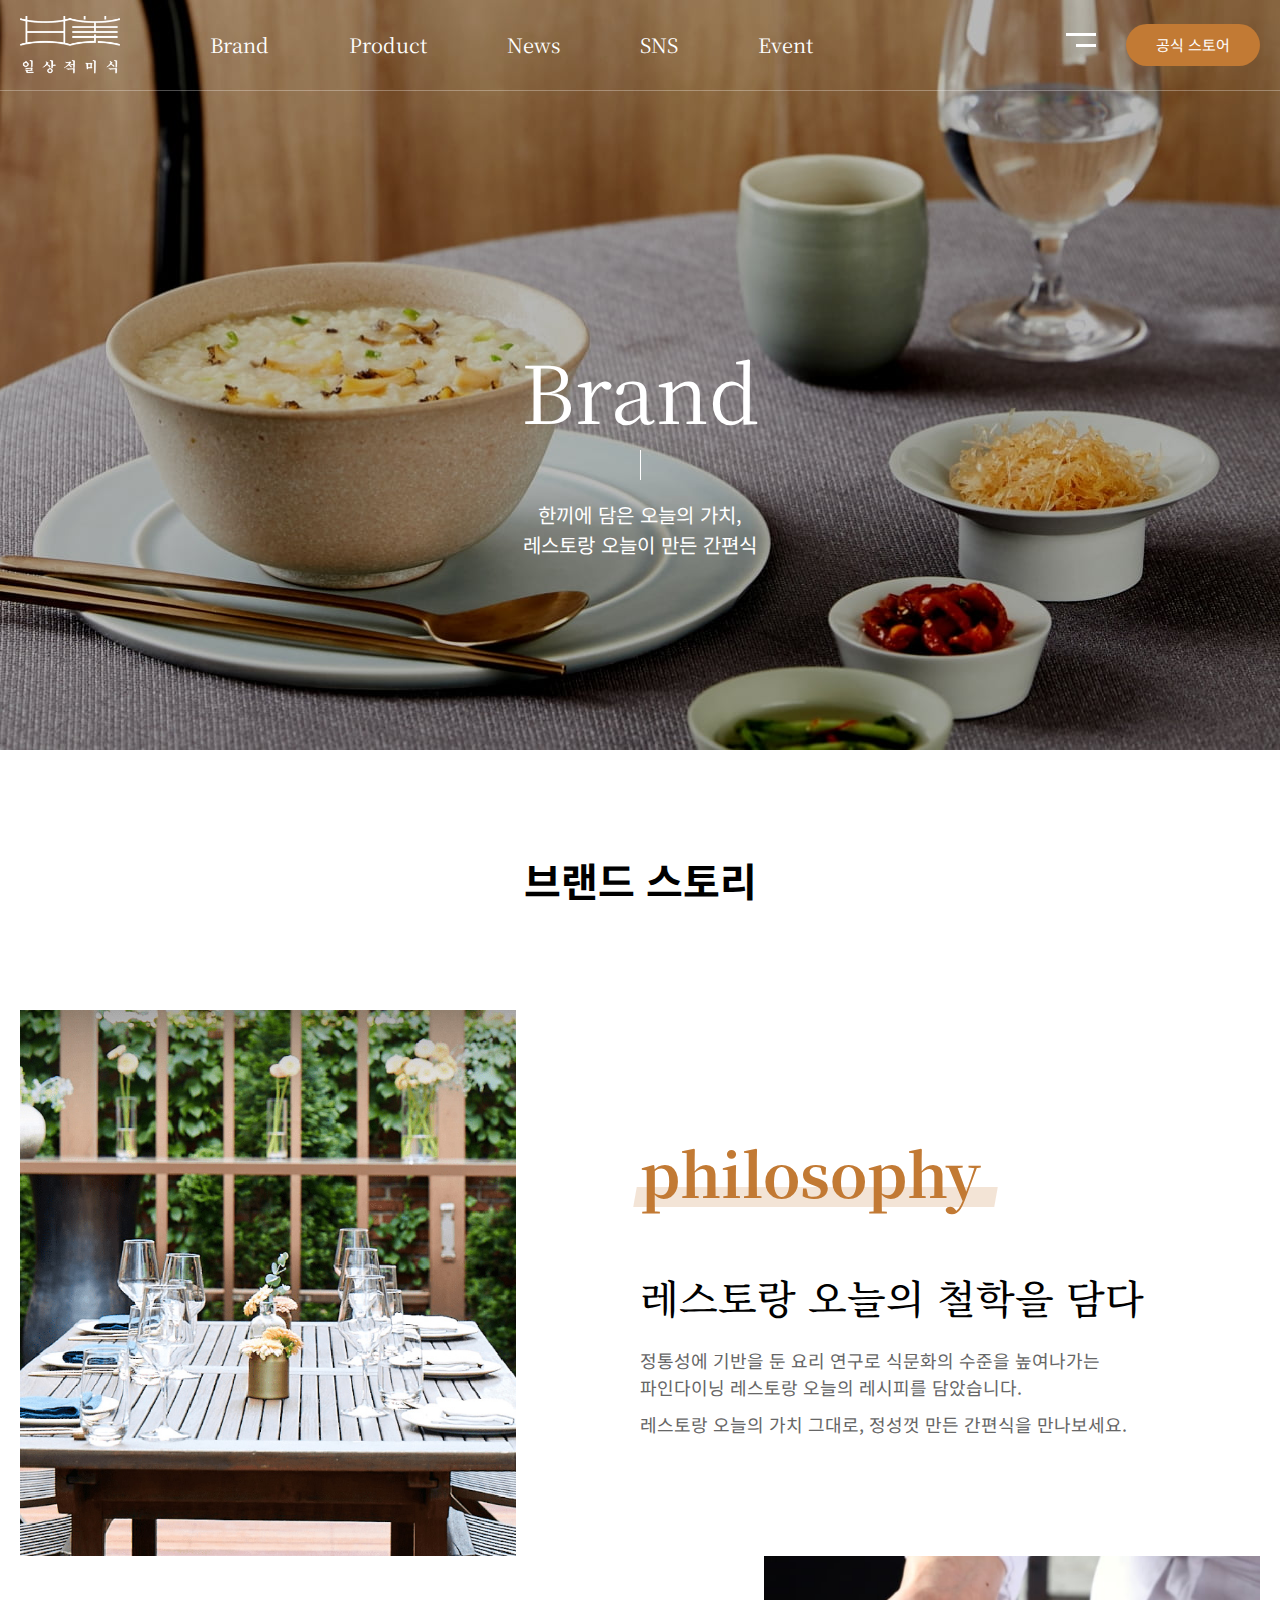
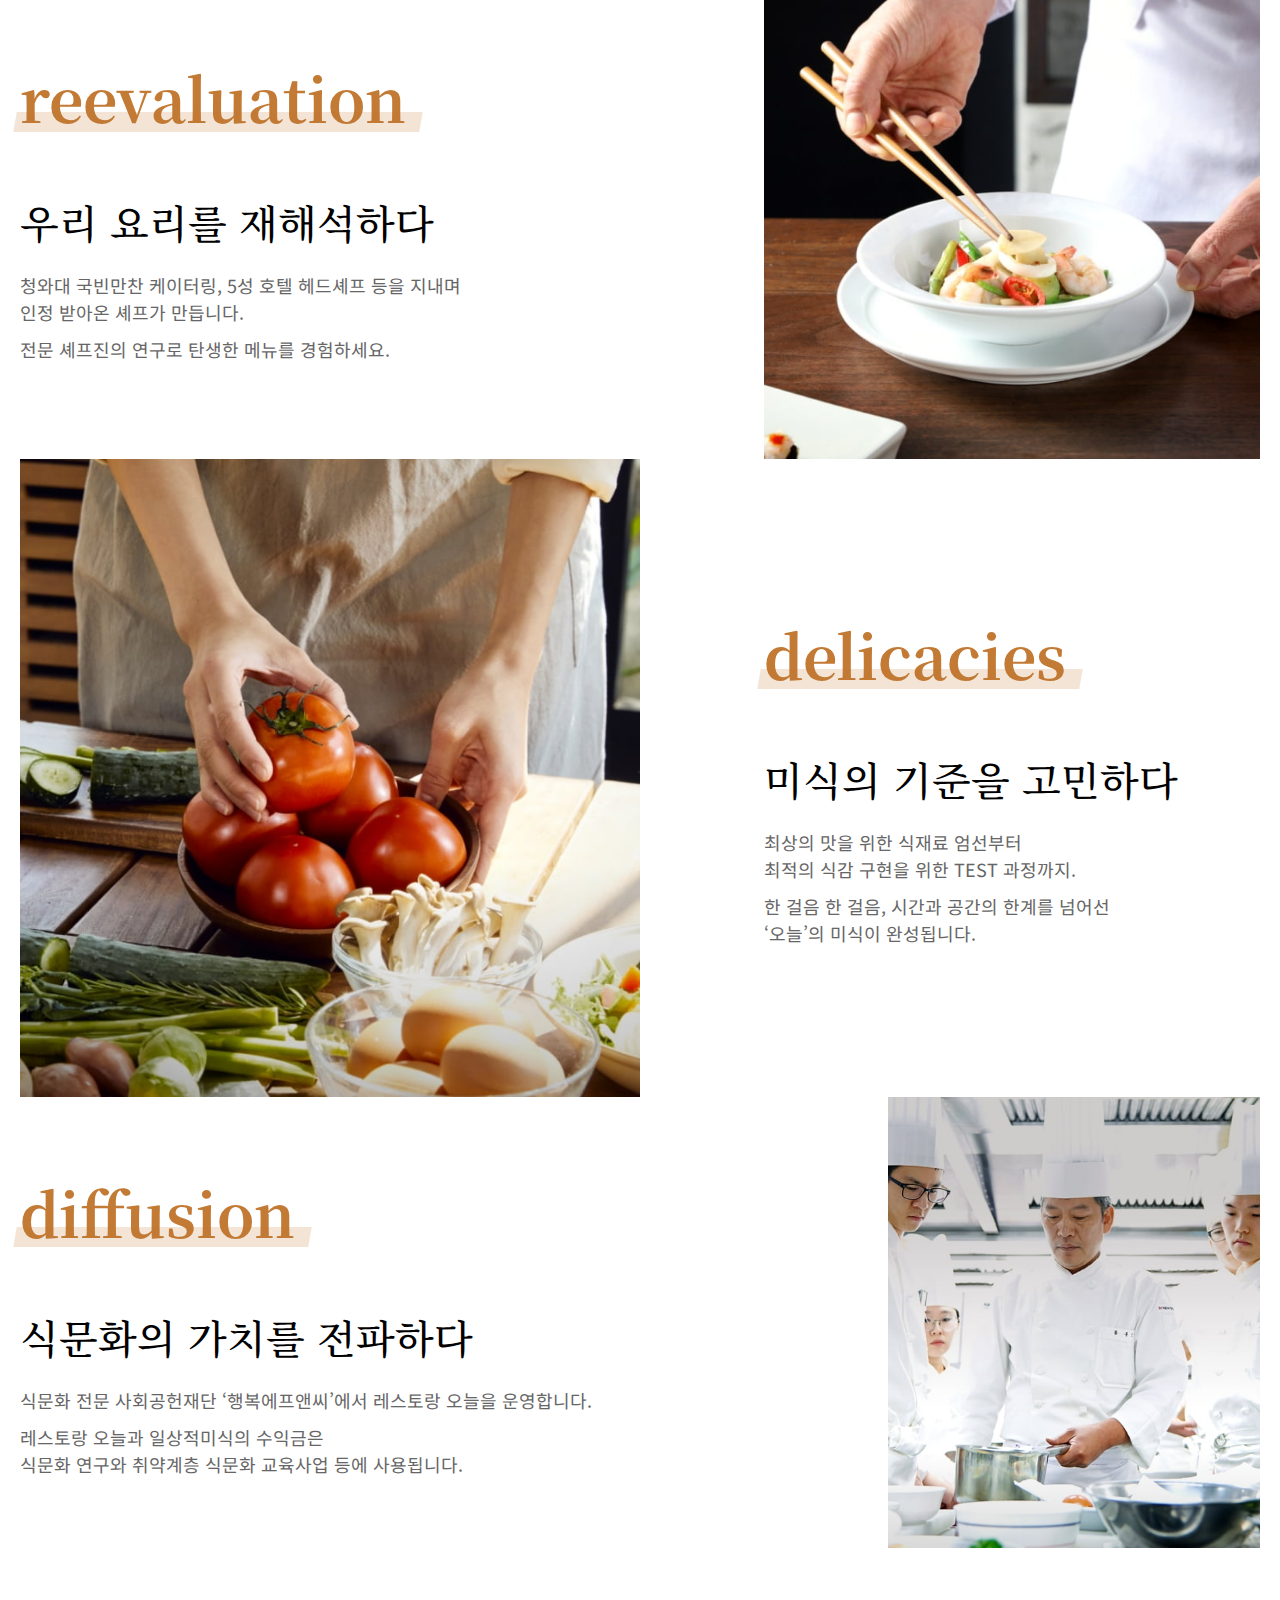
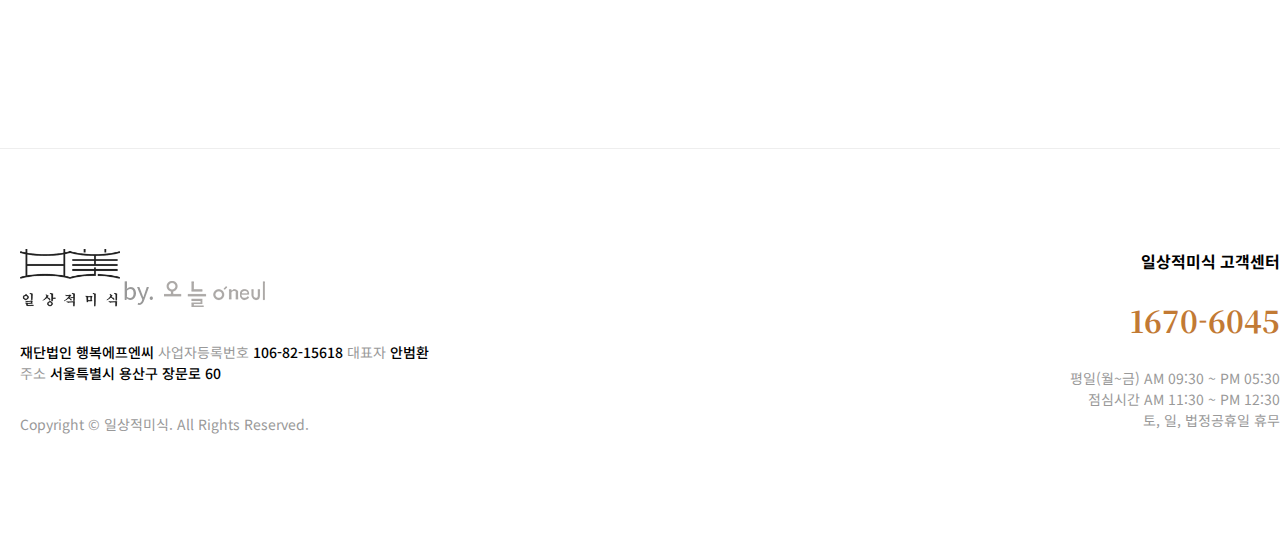
<file: sub/brand.html>
<!DOCTYPE html>
<html lang="ko">

<head>
  <meta charset="UTF-8">
  <meta name="viewport" content="width=device-width, initial-scale=1.0">
  <title>일상적 미식</title>

  <meta name="keywords" content="일상적미식">
  <meta name="description" content="한끼에 담은 오늘의 가치, 프리미엄 셰프메이드 가정식 일상적미식">

  <!--opengraph-->
  <meta property="og:type" content="website">
  <meta property="og:title" content="일상적미식">
  <meta property="og:url" content="https://www.ilmi.kr">
  <meta property="og:image" content="images/common/og_img.jpg">
  <meta property="og:description" content="한끼에 담은 오늘의 가치, 프리미엄 셰프메이드 가정식 일상적미식">

  <!-- favicon -->
  <link rel="shortcut icon" href="../images/common/favicon.ico">

  <!-- font -->
  <link rel="stylesheet" href="../css/font.css">

  <!-- css -->
  <link rel="stylesheet" href="../css/reset.css">

  <link rel="stylesheet" href="../css/common.css">
  <link rel="stylesheet" href="../css/sub.css">

  <!-- js -->
  <script src="https://cdnjs.cloudflare.com/ajax/libs/jquery/3.7.1/jquery.min.js"></script>
  <script defer src="../js/common.js"></script>

</head>

<body>
  <div id="wrap">
    <header id="header">
      <div class="inner">
        <h1><a href="index.html"><img src="../images/common/logo_w.png" alt="일상적 미식"></a></h1>

        <nav>
          <ul class="gnb">
            <li><a href="brand.html">Brand</a>
              <ul class="depth2">
                <li><a href="brand.html">브랜드 스토리</a></li>
              </ul>
            </li>

            <li><a href="prd.html">Product</a>
              <ul class="depth2">
                <li><a href="prd.html">베스트</a></li>
                <li><a href="prd.html">신제품</a></li>
                <li><a href="prd.html">추천제품</a></li>
              </ul>
            </li>

            <li><a href="news.html">News</a>
              <ul class="depth2">
                <li><a href="news.html">공지사항</a></li>
                <li><a href="news.html">보도자료</a></li>
              </ul>
            </li>

            <li><a href="sns.html">SNS</a>
              <ul class="depth2">
                <li><a href="sns.html">인스타그램</a></li>
                <li><a href="sns.html">유튜브</a></li>
              </ul>
            </li>

            <li><a href="event.html">Event</a>
              <ul class="depth2">
                <li><a href="event.html">이벤트</a></li>
                <li><a href="event.html">당첨자발표</a></li>
              </ul>
            </li>
          </ul>

          <div class="mgnb_wrap">
            <ul class="mgnb">
              <li><a href="brand.html">Brand</a>
                <ul class="mdepth2">
                  <li><a href="brand.html">브랜드 스토리</a></li>
                </ul>
              </li>

              <li><a href="prd.html">Product</a>
                <ul class="mdepth2">
                  <li><a href="prd.html">베스트</a></li>
                  <li><a href="prd.html">신제품</a></li>
                  <li><a href="prd.html">추천제품</a></li>
                </ul>
              </li>

              <li><a href="news.html">News</a>
                <ul class="mdepth2">
                  <li><a href="news.html">공지사항</a></li>
                  <li><a href="news.html">보도자료</a></li>
                </ul>
              </li>

              <li><a href="sns.html">SNS</a>
                <ul class="mdepth2">
                  <li><a href="sns.html">인스타그램</a></li>
                  <li><a href="sns.html">유튜브</a></li>
                </ul>
              </li>

              <li><a href="event.html">Event</a>
                <ul class="mdepth2">
                  <li><a href="event.html">이벤트</a></li>
                  <li><a href="event.html">당첨자발표</a></li>
                </ul>
              </li>
            </ul>
            <button class="mgnb_close">메뉴닫기</button>
          </div>
        </nav>

        <div class="util">
          <button class="ham">메뉴보기</button>
          <a href="#" class="store">공식 스토어</a>
        </div>
      </div>

      <div class="depth2_bg"></div>

    </header>

    <div id="container">
      <div class="sub_visual">
        <div class="sub_txt">
          <h2>Brand</h2>
          <p>한끼에 담은 오늘의 가치, <br>
            레스토랑 오늘이 만든 간편식</p>
        </div><!-- subtxt -->
      </div><!-- sub visual -->

      <div class="contents">
        <div class="brand_story">
          <div class="inner">
            <h3>브랜드 스토리</h3>

            <div class="story_1">
              <div class="brand_img"><img src="../images/sub/story_01.jpg" alt="브랜드사진1"></div>

              <div class="brand_txt">
                <span>philosophy</span>
                <h4>레스토랑 오늘의 철학을 담다</h4>
                <p>정통성에 기반을 둔 요리 연구로 식문화의 수준을 높여나가는 <br>
                  파인다이닝 레스토랑 오늘의 레시피를 담았습니다.</p>
                <p>레스토랑 오늘의 가치 그대로, 정성껏 만든 간편식을 만나보세요.</p>
              </div> <!-- brand_txt -->
            </div> <!-- story_1 -->

            <div class="story_2">
              <div class="brand_txt">
                <span>reevaluation</span>
                <h4>우리 요리를 재해석하다</h4>
                <p>청와대 국빈만찬 케이터링, 5성 호텔 헤드셰프 등을 지내며<br>
                  인정 받아온 셰프가 만듭니다.</p>
                <p>전문 셰프진의 연구로 탄생한 메뉴를 경험하세요.</p>
              </div> <!-- brand_txt -->

              <div class="brand_img"><img src="../images/sub/story_02.jpg" alt="브랜드사진2"></div>

            </div> <!-- story_2 -->

            <div class="story_3">
              <div class="brand_img"><img src="../images/sub/story_03.jpg" alt="브랜드사진3"></div>

              <div class="brand_txt">
                <span>delicacies</span>
                <h4>미식의 기준을 고민하다</h4>
                <p>최상의 맛을 위한 식재료 엄선부터 <br>
                  최적의 식감 구현을 위한 TEST 과정까지.</p>
                <p>한 걸음 한 걸음, 시간과 공간의 한계를 넘어선 <br>
                  ‘오늘’의 미식이 완성됩니다. </p>
              </div> <!-- brand_txt -->
            </div> <!-- story_3 -->

            <div class="story_4">
              <div class="brand_txt">
                <span>diffusion</span>
                <h4>식문화의 가치를 전파하다</h4>
                <p>식문화 전문 사회공헌재단 ‘행복에프앤씨’에서 레스토랑 오늘을 운영합니다.</p>
                <p>레스토랑 오늘과 일상적미식의 수익금은<br>
                  식문화 연구와 취약계층 식문화 교육사업 등에 사용됩니다.</p>
              </div> <!-- brand_txt -->

              <div class="brand_img"><img src="../images/sub/story_04.jpg" alt="브랜드사진4"></div>

            </div> <!-- story_4 -->
          </div><!-- inner -->
        </div><!-- brand_story -->
      </div><!-- contents -->
    </div><!-- container -->


    <footer id="footer">
      <div class="inner">
        <div class="logo">
          <img src="../images/common/logo_b.png" alt="일상적미식">
          <img src="../images/common/logo_oneul.png" alt="레스토랑 오늘">
        </div><!-- logo -->

        <div class="footer_right">
          <dl>
            <dt>일상적미식 고객센터</dt>
            <dd>1670-6045</dd>
          </dl>

          <p class="cs">평일(월~금) AM 09:30 ~ PM 05:30 <br>
            점심시간 AM 11:30 ~ PM 12:30 <br>
            토, 일, 법정공휴일 휴무</p>
        </div>

        <p class="address"><span>재단법인 행복에프엔씨</span> 사업자등록번호 <span>106-82-15618</span> 대표자 <span>안범환</span> <br>
          주소 <span>서울특별시 용산구 장문로 60</span></p>

        <p class="copy">Copyright &copy; 일상적미식. All Rights Reserved.</p>
      </div>
    </footer>
  </div>
</body>

</html>
</file>
<file: css/font.css>
@charset "utf-8";
/* CSS Document */

@import url('https://fonts.googleapis.com/css2?family=Noto+Sans+KR:wght@100..900&display=swap');

@import url('https://fonts.googleapis.com/css2?family=Noto+Serif+KR:wght@200..900&display=swap');
</file>
<file: css/common.css>
@charset "utf-8";

:root {
  --main-font: "Noto Sans KR", sans-serif;
  --sub-font: "Noto Serif KR", serif;
  --main-color: #c27a34;
}

body {font-family: var(--main-font); font-size: 1.6rem; line-height: 1.5; overflow-x: hidden;}
.inner {max-width: 1740px; margin: 0 auto; padding: 0 20px;}

/* header */
#header {transition: all 0.5s; position: absolute; left: 0; top: 0; width: 100%; z-index: 99; border-bottom: 1px solid rgba(255, 255, 255, 0.3);}
#header .inner {display: flex; justify-content: space-between; align-items: center; color: #fff;}

#header h1 img { display: block; }

#header nav {margin: 0 auto 0 50px;}
#header .gnb {display: flex; }
#header .gnb > li {position: relative;}
#header .gnb > li::before {transition: all 0.5s; content: ""; display: block; width: 0; height: 4px; background: var(--main-color);  position: absolute; bottom: 0; left: 50%; transform: translateX(-50%);}
#header .gnb > li:hover::before {width: 100%;}


#header .gnb > li > a {transition: all 0.5s; padding: 30px 40px; display: block; font-size: 2rem; font-family: var(--sub-font) ;}

#header .gnb > li .depth2 {display: none; position: absolute; z-index: 99999; width: 500px;}
#header .gnb > li .depth2 > li {display: inline-block;}
#header .gnb > li .depth2 > li a {display: block; padding: 20px; color: #000; transition: all 0.5s;}
#header .gnb > li .depth2 > li a:hover { color: var(--main-color); }


#header.active {background: #fff;}
#header.active h1 {filter: invert(100%);}
#header.active .util .ham {filter: invert(100%);}
#header.active .gnb {color: #000;}


#header .util {display: flex; gap: 30px; align-items: center;}
#header .util .ham { width: 30px; height: 30px; font-size: 0; cursor: pointer; background: url("../images/common/ham.png") no-repeat;  }
#header .util > a {display: inline-block; background: #c27a34; color: #fff; padding: 10px 30px; font-size: 1.5rem; border-radius: 50px;}

#header .depth2_bg {display: none; position: absolute; left: 0; width: 100%; height: 60px; background: #fff; z-index: 9; border-top: 1px solid rgba(0, 0, 0, 0.1);}

.mgnb_wrap {display: none; position: fixed; left: 0; top: 0; width: 100%; height: 100%; background: url("../images/common/mgnb_bg.png") no-repeat center center / cover; z-index: 99;}
.mgnb_wrap .mgnb {border-bottom: solid 1px rgba(255, 255, 255, 0.1); width: 60%; position: absolute; left: 50%; top: 50%; transform: translate(-50% , -50%); color: #fff;}
.mgnb_wrap .mgnb > li {padding: 40px; display: flex; flex-wrap: wrap; align-items: center; border-top: 1px solid rgba(255, 255, 255, 0.1); }
.mgnb_wrap .mgnb > li > a {display: block; width: 300px; font-size: 3rem; font-weight: 700; text-transform: uppercase;}
.mgnb_wrap .mgnb > li .mdepth2 {gap: 50px; display: flex; font-size: 2rem; width: calc(100% - 300px); opacity: 0.5;}

.mgnb_wrap .mgnb_close {width: 50px; height: 50px; font-size: 0; background: url("../images/common/icon_close_w.svg") no-repeat center center / 50%, #000; cursor: pointer; position: absolute; right: 0; top: 0;}

@media (max-width:1200px) {
  .mgnb_wrap .mgnb > li {padding: 30px;}
  #header h1 img {width: 80px; }
  #header .gnb {display: none;}
  #header .util > *:not(.ham) {display: none;}
  .mgnb_wrap .mgnb {width: 80%;}
  .mgnb_wrap .mgnb > li > a {width: 100%; font-size: 2.5rem;}
  .mgnb_wrap .mgnb > li .mdepth2 {font-size: 1.6rem;}
}

@media (max-width:768px) {
  .mgnb_wrap .mgnb > li {padding:20px;}
  .mgnb_wrap .mgnb > li > a {font-size: 2rem;}
  .mgnb_wrap .mgnb > li .mdepth2 {width: 100%; gap: 30px; font-size: 1.4rem;}
}


/* footer */
#footer {padding: 100px 0;}
#footer .inner { position: relative;}
#footer .footer_right {position: absolute; right: 0; top:0; text-align: right;}

#footer .footer_right dl dt {font-weight: 700;}
#footer .footer_right dl dd {font-size: 3rem; color: #c27a34; font-weight: 700; padding: 25px 0; font-family: var(--sub-font);}
#footer .footer_right .cs {color: #999; font-size: 1.4rem;}

#footer .footer_img img:nth-child(1) {padding-right: 20px;}
#footer .address {padding: 30px 0; font-size: 1.4rem;color: #999;}
#footer span {color: #000; font-weight: 500;}
#footer .copy {color: #999; font-size: 1.4rem;}

@media (max-width:1200px) {
#footer {padding: 50px 0;}
#footer .footer_right {position: static; text-align: left;}
#footer .footer_right dl dt {padding-top: 30px;}
#footer .footer_right dl dd {padding: 15px 0;}
}
</file>
<file: css/sub.css>
@charset "utf-8";

.sub_visual {text-align: center; color: #fff; background: url("../images/sub/bg_sub1.jpg") no-repeat center center / cover;}
.sub_visual .sub_txt {padding: 330px 0 190px;}


.sub_txt h2 {font-family: var(--sub-font); color: #fff; font-size: 8rem; font-weight: 400;}
.sub_txt p {position: relative; padding-top: 50px; font-size: 2rem;}
.sub_txt p::before {content: ""; width: 1px; height: 30px; background: #fff; position: absolute; left: 50%; top: 0;}



/* brand story */
.brand_story {border-bottom: 1px solid #eee;}
.brand_story .inner h3 {font-size: 4rem; text-align: center; margin: 100px 0;}

.brand_story .inner {max-width: 1440px;}
.brand_story .inner > div {display: flex; justify-content: space-between; align-items: center; flex-wrap: wrap;}

.brand_story .brand_txt span {position: relative; display: inline-block; font-family: var(--sub-font); font-size: 6rem; font-weight: 700; color: var(--main-color);}
.brand_story .brand_txt span::before { content: ""; width: calc(100% + 20px); height: 20px; background: rgba(194,122,52,0.2); position: absolute; left: -5px; bottom: 10px; transform: skewX(-10deg);}
.brand_story .brand_txt h4 { font-size: 4rem; font-weight: 500; padding: 50px 0 10px; font-family: var(--sub-font); }
.brand_story .brand_txt p { color: #666; font-size: 1.8rem; padding: 10px 0 0; }
.story_4 {margin-bottom: 200px;}

 .brand_img img {width: 100%; display: block;}

.story_1 .brand_img {width: 40%;}
.story_1 .brand_txt {width: 50%;}

.story_2 .brand_img {width: 40%;}
.story_2 .brand_txt {width: 40%;}

.story_3 .brand_img {width: 50%;}
.story_3 .brand_txt {width: 40%;}

.story_4 .brand_img {width: 30%;}
.story_4 .brand_txt {width: 50%;}

@media (max-width:1200px) {
  .brand_story .inner h3 {font-size: 3.5rem;}
  .brand_story .brand_txt span {font-size: 4.5rem;}
  .brand_story .brand_txt h4 { font-size: 3rem; padding: 40px 0 10px;}
.brand_story .brand_txt p {font-size: 1.6rem; }
}

@media (max-width:900px) {
  .brand_story .inner h3 {margin: 50px 0;}
  .brand_story .brand_img {width: 100%;}
  .brand_story .brand_txt {width: 100%; padding-bottom: 50px;}
  .story_2 , .story_4 { flex-wrap: wrap-reverse !important;}
.story_4 {margin-bottom: 80px;}

}

@media (max-width:768px) {
  .brand_story .inner h3 {font-size: 3rem;}
  .brand_story .brand_txt span {font-size: 3rem;}
  .brand_story .brand_txt h4 { font-size: 2rem; padding: 30px 0 0;}
.brand_story .brand_txt p {font-size: 1.4rem;}
.story_4 {margin-bottom: 30px;}

}
</file>
